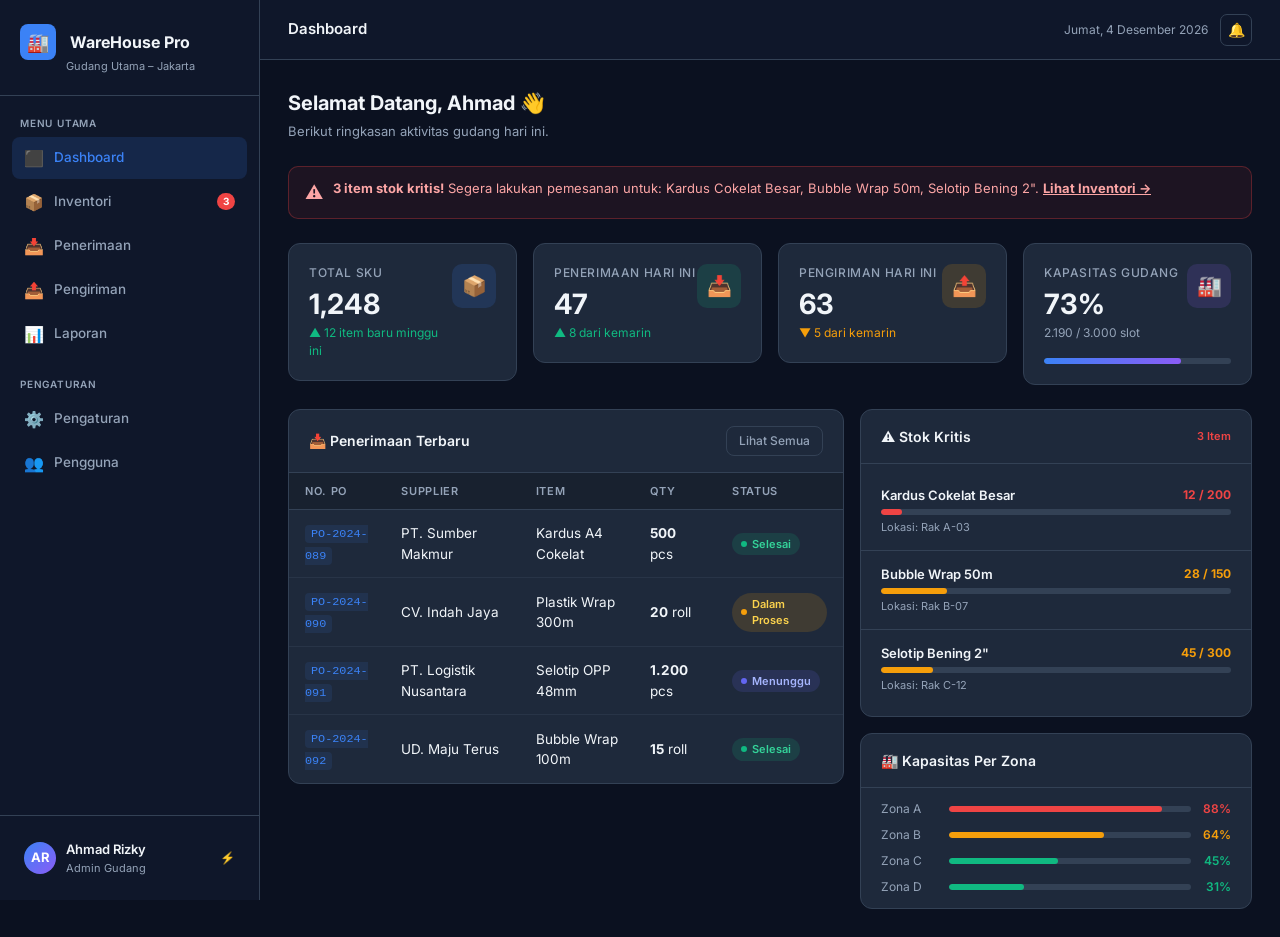
<file: index.html>
<!DOCTYPE html>
<html lang="id">
<head>
  <meta charset="UTF-8" />
  <meta name="viewport" content="width=device-width, initial-scale=1.0" />
  <title>Dashboard – WareHouse Pro</title>
  <link href="https://cdn.jsdelivr.net/npm/bootstrap@5.3.3/dist/css/bootstrap.min.css" rel="stylesheet" />
  <link href="style.css" rel="stylesheet" />
</head>
<body>
  <div id="sidebar"></div>

  <div id="main">
    <div class="topbar">
      <span class="topbar-title">Dashboard</span>
      <div class="topbar-right">
        <span id="topbar-date" class="topbar-date"></span>
        <button class="btn-icon" title="Notifikasi">🔔</button>
      </div>
    </div>

    <div class="content-area">
      <div class="section-title">Selamat Datang, Ahmad 👋</div>
      <div class="section-sub">Berikut ringkasan aktivitas gudang hari ini.</div>

      <!-- Alert Stock Kritis -->
      <div class="alert-wh alert-danger-wh mb-4">
        <span style="font-size:18px;">⚠️</span>
        <div>
          <strong>3 item stok kritis!</strong> Segera lakukan pemesanan untuk: Kardus Cokelat Besar, Bubble Wrap 50m, Selotip Bening 2".
          <a href="inventory.html" style="color:inherit;font-weight:700;"> Lihat Inventori →</a>
        </div>
      </div>

      <!-- Stat Cards -->
      <div class="row g-3 mb-4">
        <div class="col-sm-6 col-xl-3">
          <div class="stat-card">
            <div class="d-flex justify-content-between align-items-start">
              <div>
                <div class="stat-label">Total SKU</div>
                <div class="stat-value">1,248</div>
                <div class="stat-change" style="color:var(--success)">▲ 12 item baru minggu ini</div>
              </div>
              <div class="stat-icon" style="background:rgba(59,130,246,0.15);color:var(--accent)">📦</div>
            </div>
          </div>
        </div>
        <div class="col-sm-6 col-xl-3">
          <div class="stat-card">
            <div class="d-flex justify-content-between align-items-start">
              <div>
                <div class="stat-label">Penerimaan Hari Ini</div>
                <div class="stat-value">47</div>
                <div class="stat-change" style="color:var(--success)">▲ 8 dari kemarin</div>
              </div>
              <div class="stat-icon" style="background:rgba(16,185,129,0.15);color:var(--success)">📥</div>
            </div>
          </div>
        </div>
        <div class="col-sm-6 col-xl-3">
          <div class="stat-card">
            <div class="d-flex justify-content-between align-items-start">
              <div>
                <div class="stat-label">Pengiriman Hari Ini</div>
                <div class="stat-value">63</div>
                <div class="stat-change" style="color:var(--warning)">▼ 5 dari kemarin</div>
              </div>
              <div class="stat-icon" style="background:rgba(245,158,11,0.15);color:var(--warning)">📤</div>
            </div>
          </div>
        </div>
        <div class="col-sm-6 col-xl-3">
          <div class="stat-card">
            <div class="d-flex justify-content-between align-items-start">
              <div>
                <div class="stat-label">Kapasitas Gudang</div>
                <div class="stat-value">73%</div>
                <div class="stat-change" style="color:var(--text-secondary)">2.190 / 3.000 slot</div>
              </div>
              <div class="stat-icon" style="background:rgba(139,92,246,0.15);color:#A78BFA">🏭</div>
            </div>
            <div class="stock-bar mt-3">
              <div class="stock-bar-fill" style="width:73%;background:linear-gradient(90deg,var(--accent),#8B5CF6)"></div>
            </div>
          </div>
        </div>
      </div>

      <div class="row g-3">
        <!-- Recent Inbound -->
        <div class="col-lg-7">
          <div class="data-card">
            <div class="data-card-header">
              <span class="data-card-title">📥 Penerimaan Terbaru</span>
              <a href="inbound.html" class="btn-ghost" style="padding:5px 12px;font-size:12px;">Lihat Semua</a>
            </div>
            <div class="table-responsive">
              <table class="wh-table">
                <thead>
                  <tr>
                    <th>No. PO</th>
                    <th>Supplier</th>
                    <th>Item</th>
                    <th>Qty</th>
                    <th>Status</th>
                  </tr>
                </thead>
                <tbody>
                  <tr>
                    <td><code style="color:var(--accent);background:rgba(59,130,246,0.1);padding:2px 6px;border-radius:4px;">PO-2024-089</code></td>
                    <td>PT. Sumber Makmur</td>
                    <td>Kardus A4 Cokelat</td>
                    <td><strong>500</strong> pcs</td>
                    <td><span class="badge-status badge-done">Selesai</span></td>
                  </tr>
                  <tr>
                    <td><code style="color:var(--accent);background:rgba(59,130,246,0.1);padding:2px 6px;border-radius:4px;">PO-2024-090</code></td>
                    <td>CV. Indah Jaya</td>
                    <td>Plastik Wrap 300m</td>
                    <td><strong>20</strong> roll</td>
                    <td><span class="badge-status badge-transit">Dalam Proses</span></td>
                  </tr>
                  <tr>
                    <td><code style="color:var(--accent);background:rgba(59,130,246,0.1);padding:2px 6px;border-radius:4px;">PO-2024-091</code></td>
                    <td>PT. Logistik Nusantara</td>
                    <td>Selotip OPP 48mm</td>
                    <td><strong>1.200</strong> pcs</td>
                    <td><span class="badge-status badge-pending">Menunggu</span></td>
                  </tr>
                  <tr>
                    <td><code style="color:var(--accent);background:rgba(59,130,246,0.1);padding:2px 6px;border-radius:4px;">PO-2024-092</code></td>
                    <td>UD. Maju Terus</td>
                    <td>Bubble Wrap 100m</td>
                    <td><strong>15</strong> roll</td>
                    <td><span class="badge-status badge-done">Selesai</span></td>
                  </tr>
                </tbody>
              </table>
            </div>
          </div>
        </div>

        <!-- Stock Kritis -->
        <div class="col-lg-5">
          <div class="data-card">
            <div class="data-card-header">
              <span class="data-card-title">⚠️ Stok Kritis</span>
              <span style="font-size:11px;color:var(--danger);font-weight:600;">3 Item</span>
            </div>
            <div style="padding: 8px 0;">
              <div style="padding:14px 20px;border-bottom:1px solid var(--border);">
                <div class="d-flex justify-content-between mb-1">
                  <span style="font-size:13px;font-weight:600;">Kardus Cokelat Besar</span>
                  <span style="font-size:12px;color:var(--danger);font-weight:700;">12 / 200</span>
                </div>
                <div class="stock-bar">
                  <div class="stock-bar-fill" style="width:6%;background:var(--danger)"></div>
                </div>
                <div style="font-size:11px;color:var(--text-secondary);margin-top:4px;">Lokasi: Rak A-03</div>
              </div>
              <div style="padding:14px 20px;border-bottom:1px solid var(--border);">
                <div class="d-flex justify-content-between mb-1">
                  <span style="font-size:13px;font-weight:600;">Bubble Wrap 50m</span>
                  <span style="font-size:12px;color:var(--warning);font-weight:700;">28 / 150</span>
                </div>
                <div class="stock-bar">
                  <div class="stock-bar-fill" style="width:19%;background:var(--warning)"></div>
                </div>
                <div style="font-size:11px;color:var(--text-secondary);margin-top:4px;">Lokasi: Rak B-07</div>
              </div>
              <div style="padding:14px 20px;">
                <div class="d-flex justify-content-between mb-1">
                  <span style="font-size:13px;font-weight:600;">Selotip Bening 2"</span>
                  <span style="font-size:12px;color:var(--warning);font-weight:700;">45 / 300</span>
                </div>
                <div class="stock-bar">
                  <div class="stock-bar-fill" style="width:15%;background:var(--warning)"></div>
                </div>
                <div style="font-size:11px;color:var(--text-secondary);margin-top:4px;">Lokasi: Rak C-12</div>
              </div>
            </div>
          </div>

          <!-- Kapasitas Zona -->
          <div class="data-card mt-3">
            <div class="data-card-header">
              <span class="data-card-title">🏭 Kapasitas Per Zona</span>
            </div>
            <div style="padding:12px 20px;">
              <div class="d-flex align-items-center gap-2 mb-2">
                <span style="font-size:12px;width:60px;color:var(--text-secondary);">Zona A</span>
                <div class="stock-bar flex-grow-1"><div class="stock-bar-fill" style="width:88%;background:var(--danger)"></div></div>
                <span style="font-size:12px;color:var(--danger);font-weight:600;width:32px;text-align:right;">88%</span>
              </div>
              <div class="d-flex align-items-center gap-2 mb-2">
                <span style="font-size:12px;width:60px;color:var(--text-secondary);">Zona B</span>
                <div class="stock-bar flex-grow-1"><div class="stock-bar-fill" style="width:64%;background:var(--warning)"></div></div>
                <span style="font-size:12px;color:var(--warning);font-weight:600;width:32px;text-align:right;">64%</span>
              </div>
              <div class="d-flex align-items-center gap-2 mb-2">
                <span style="font-size:12px;width:60px;color:var(--text-secondary);">Zona C</span>
                <div class="stock-bar flex-grow-1"><div class="stock-bar-fill" style="width:45%;background:var(--success)"></div></div>
                <span style="font-size:12px;color:var(--success);font-weight:600;width:32px;text-align:right;">45%</span>
              </div>
              <div class="d-flex align-items-center gap-2">
                <span style="font-size:12px;width:60px;color:var(--text-secondary);">Zona D</span>
                <div class="stock-bar flex-grow-1"><div class="stock-bar-fill" style="width:31%;background:var(--success)"></div></div>
                <span style="font-size:12px;color:var(--success);font-weight:600;width:32px;text-align:right;">31%</span>
              </div>
            </div>
          </div>
        </div>
      </div>
    </div>
  </div>

  <script src="https://cdn.jsdelivr.net/npm/bootstrap@5.3.3/dist/js/bootstrap.bundle.min.js"></script>
  <script src="sidebar.js"></script>
  <script>initSidebar('dashboard');</script>
</body>
</html>
</file>
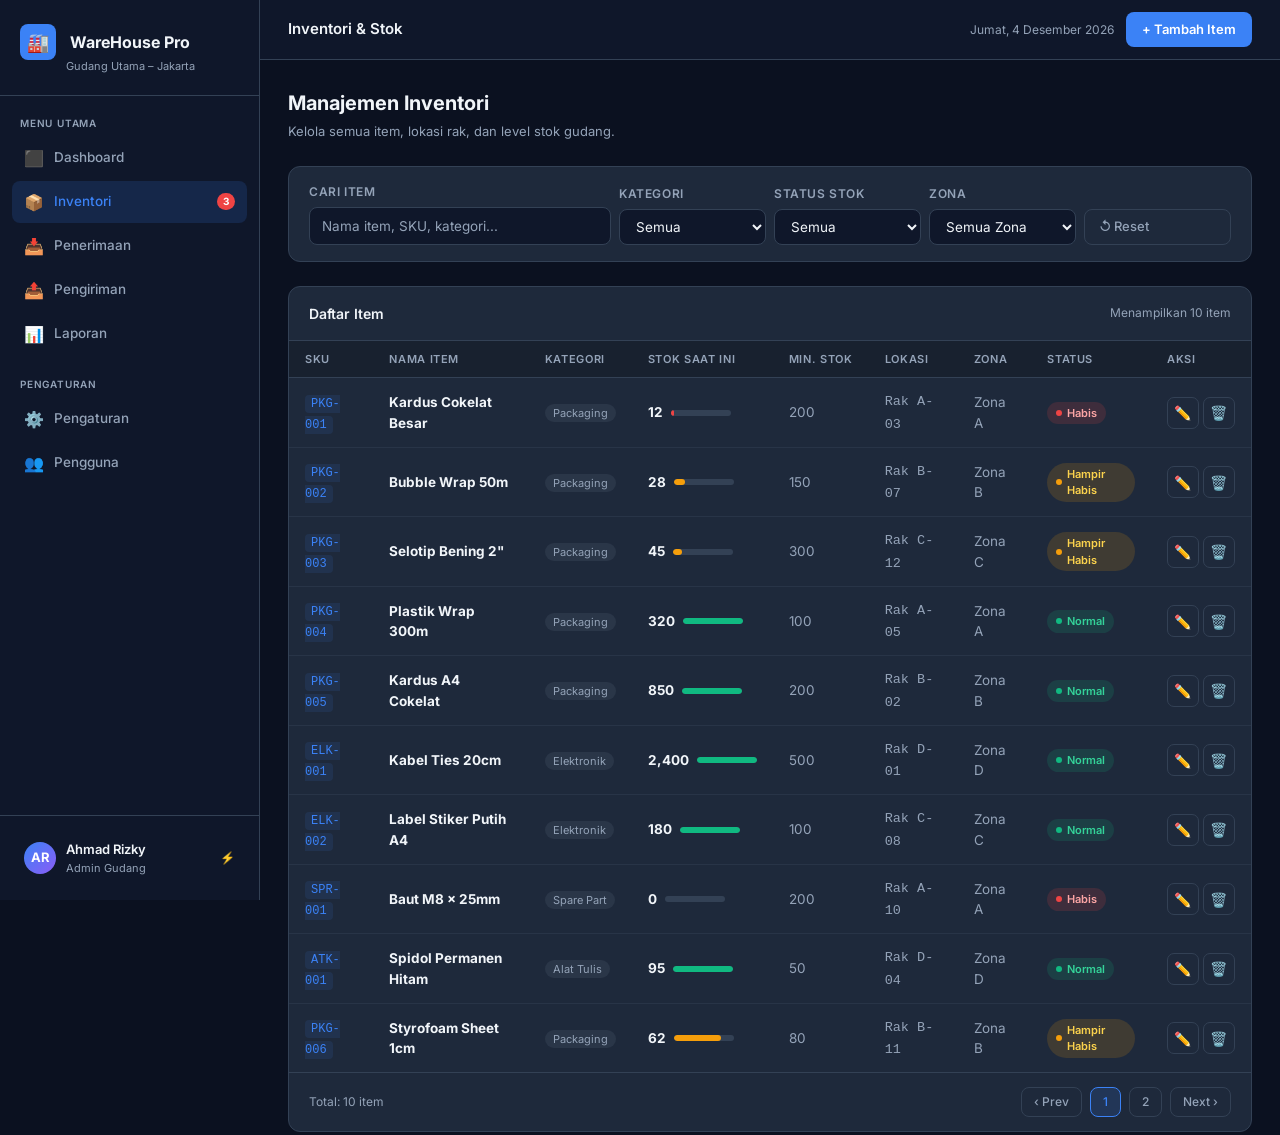
<file: inventory.html>
<!DOCTYPE html>
<html lang="id">
<head>
  <meta charset="UTF-8" />
  <meta name="viewport" content="width=device-width, initial-scale=1.0" />
  <title>Inventori – WareHouse Pro</title>
  <link href="https://cdn.jsdelivr.net/npm/bootstrap@5.3.3/dist/css/bootstrap.min.css" rel="stylesheet" />
  <link href="style.css" rel="stylesheet" />
</head>
<body>
  <div id="sidebar"></div>

  <div id="main">
    <div class="topbar">
      <span class="topbar-title">Inventori &amp; Stok</span>
      <div class="topbar-right">
        <span id="topbar-date" class="topbar-date"></span>
        <button class="btn-primary-wh" data-bs-toggle="modal" data-bs-target="#addItemModal">+ Tambah Item</button>
      </div>
    </div>

    <div class="content-area">
      <div class="section-title">Manajemen Inventori</div>
      <div class="section-sub">Kelola semua item, lokasi rak, dan level stok gudang.</div>

      <!-- Filter Bar -->
      <div class="data-card mb-4">
        <div style="padding:16px 20px;">
          <div class="row g-2 align-items-end">
            <div class="col-md-4">
              <label class="form-label-wh">Cari Item</label>
              <input type="text" class="form-control-wh" id="searchInput" placeholder="Nama item, SKU, kategori..." oninput="filterTable()" />
            </div>
            <div class="col-md-2">
              <label class="form-label-wh">Kategori</label>
              <select class="form-control-wh" id="catFilter" onchange="filterTable()">
                <option value="">Semua</option>
                <option>Packaging</option>
                <option>Elektronik</option>
                <option>Alat Tulis</option>
                <option>Spare Part</option>
              </select>
            </div>
            <div class="col-md-2">
              <label class="form-label-wh">Status Stok</label>
              <select class="form-control-wh" id="statusFilter" onchange="filterTable()">
                <option value="">Semua</option>
                <option value="badge-ok">Normal</option>
                <option value="badge-low">Hampir Habis</option>
                <option value="badge-out">Habis</option>
              </select>
            </div>
            <div class="col-md-2">
              <label class="form-label-wh">Zona</label>
              <select class="form-control-wh" id="zonaFilter" onchange="filterTable()">
                <option value="">Semua Zona</option>
                <option>Zona A</option>
                <option>Zona B</option>
                <option>Zona C</option>
                <option>Zona D</option>
              </select>
            </div>
            <div class="col-md-2">
              <button class="btn-ghost w-100" onclick="resetFilters()">↺ Reset</button>
            </div>
          </div>
        </div>
      </div>

      <!-- Inventory Table -->
      <div class="data-card">
        <div class="data-card-header">
          <span class="data-card-title">Daftar Item</span>
          <span style="font-size:12px;color:var(--text-secondary);" id="itemCount">Menampilkan 10 item</span>
        </div>
        <div class="table-responsive">
          <table class="wh-table" id="inventoryTable">
            <thead>
              <tr>
                <th>SKU</th>
                <th>Nama Item</th>
                <th>Kategori</th>
                <th>Stok Saat Ini</th>
                <th>Min. Stok</th>
                <th>Lokasi</th>
                <th>Zona</th>
                <th>Status</th>
                <th>Aksi</th>
              </tr>
            </thead>
            <tbody id="inventoryBody">
            </tbody>
          </table>
        </div>
        <div style="padding:14px 20px;border-top:1px solid var(--border);display:flex;align-items:center;justify-content:space-between;">
          <span style="font-size:12px;color:var(--text-secondary);">Total: 10 item</span>
          <div class="d-flex gap-2">
            <button class="btn-ghost" style="padding:5px 12px;font-size:12px;">‹ Prev</button>
            <button class="btn-ghost" style="padding:5px 12px;font-size:12px;background:rgba(59,130,246,0.15);color:var(--accent);border-color:var(--accent);">1</button>
            <button class="btn-ghost" style="padding:5px 12px;font-size:12px;">2</button>
            <button class="btn-ghost" style="padding:5px 12px;font-size:12px;">Next ›</button>
          </div>
        </div>
      </div>
    </div>
  </div>

  <!-- Add Item Modal -->
  <div class="modal fade" id="addItemModal" tabindex="-1">
    <div class="modal-dialog modal-lg modal-dialog-centered">
      <div class="modal-content">
        <div class="modal-header">
          <h5 class="modal-title">📦 Tambah Item Baru</h5>
          <button type="button" class="btn-close" data-bs-dismiss="modal"></button>
        </div>
        <div class="modal-body">
          <div class="row g-3">
            <div class="col-md-6">
              <label class="form-label-wh">Nama Item *</label>
              <input type="text" class="form-control-wh" placeholder="Contoh: Kardus A4 Cokelat" />
            </div>
            <div class="col-md-6">
              <label class="form-label-wh">SKU *</label>
              <input type="text" class="form-control-wh" placeholder="Contoh: PKG-001" />
            </div>
            <div class="col-md-4">
              <label class="form-label-wh">Kategori</label>
              <select class="form-control-wh">
                <option>Packaging</option>
                <option>Elektronik</option>
                <option>Alat Tulis</option>
                <option>Spare Part</option>
              </select>
            </div>
            <div class="col-md-4">
              <label class="form-label-wh">Stok Awal</label>
              <input type="number" class="form-control-wh" placeholder="0" min="0" />
            </div>
            <div class="col-md-4">
              <label class="form-label-wh">Minimum Stok</label>
              <input type="number" class="form-control-wh" placeholder="50" min="0" />
            </div>
            <div class="col-md-4">
              <label class="form-label-wh">Zona</label>
              <select class="form-control-wh">
                <option>Zona A</option>
                <option>Zona B</option>
                <option>Zona C</option>
                <option>Zona D</option>
              </select>
            </div>
            <div class="col-md-4">
              <label class="form-label-wh">Lokasi Rak</label>
              <input type="text" class="form-control-wh" placeholder="Contoh: A-03" />
            </div>
            <div class="col-md-4">
              <label class="form-label-wh">Satuan</label>
              <select class="form-control-wh">
                <option>pcs</option>
                <option>roll</option>
                <option>box</option>
                <option>kg</option>
                <option>liter</option>
              </select>
            </div>
            <div class="col-12">
              <label class="form-label-wh">Keterangan</label>
              <textarea class="form-control-wh" rows="2" placeholder="Deskripsi tambahan..."></textarea>
            </div>
          </div>
        </div>
        <div class="modal-footer">
          <button class="btn-ghost" data-bs-dismiss="modal">Batal</button>
          <button class="btn-primary-wh" data-bs-dismiss="modal">💾 Simpan Item</button>
        </div>
      </div>
    </div>
  </div>

  <!-- Edit Modal -->
  <div class="modal fade" id="editModal" tabindex="-1">
    <div class="modal-dialog modal-dialog-centered">
      <div class="modal-content">
        <div class="modal-header">
          <h5 class="modal-title">✏️ Edit Stok</h5>
          <button type="button" class="btn-close" data-bs-dismiss="modal"></button>
        </div>
        <div class="modal-body">
          <div class="row g-3">
            <div class="col-12">
              <label class="form-label-wh">Item</label>
              <input type="text" class="form-control-wh" id="editItemName" readonly style="opacity:0.6;" />
            </div>
            <div class="col-6">
              <label class="form-label-wh">Stok Saat Ini</label>
              <input type="number" class="form-control-wh" id="editStock" min="0" />
            </div>
            <div class="col-6">
              <label class="form-label-wh">Min. Stok</label>
              <input type="number" class="form-control-wh" id="editMin" min="0" />
            </div>
            <div class="col-6">
              <label class="form-label-wh">Lokasi Rak</label>
              <input type="text" class="form-control-wh" id="editLokasi" />
            </div>
            <div class="col-6">
              <label class="form-label-wh">Zona</label>
              <select class="form-control-wh" id="editZona">
                <option>Zona A</option><option>Zona B</option><option>Zona C</option><option>Zona D</option>
              </select>
            </div>
          </div>
        </div>
        <div class="modal-footer">
          <button class="btn-ghost" data-bs-dismiss="modal">Batal</button>
          <button class="btn-primary-wh" data-bs-dismiss="modal">Simpan Perubahan</button>
        </div>
      </div>
    </div>
  </div>

  <script src="https://cdn.jsdelivr.net/npm/bootstrap@5.3.3/dist/js/bootstrap.bundle.min.js"></script>
  <script src="sidebar.js"></script>
  <script>
    initSidebar('inventory');

    const items = [
      { sku:'PKG-001', name:'Kardus Cokelat Besar', cat:'Packaging', stock:12, min:200, loc:'A-03', zona:'Zona A', status:'badge-out' },
      { sku:'PKG-002', name:'Bubble Wrap 50m', cat:'Packaging', stock:28, min:150, loc:'B-07', zona:'Zona B', status:'badge-low' },
      { sku:'PKG-003', name:'Selotip Bening 2"', cat:'Packaging', stock:45, min:300, loc:'C-12', zona:'Zona C', status:'badge-low' },
      { sku:'PKG-004', name:'Plastik Wrap 300m', cat:'Packaging', stock:320, min:100, loc:'A-05', zona:'Zona A', status:'badge-ok' },
      { sku:'PKG-005', name:'Kardus A4 Cokelat', cat:'Packaging', stock:850, min:200, loc:'B-02', zona:'Zona B', status:'badge-ok' },
      { sku:'ELK-001', name:'Kabel Ties 20cm', cat:'Elektronik', stock:2400, min:500, loc:'D-01', zona:'Zona D', status:'badge-ok' },
      { sku:'ELK-002', name:'Label Stiker Putih A4', cat:'Elektronik', stock:180, min:100, loc:'C-08', zona:'Zona C', status:'badge-ok' },
      { sku:'SPR-001', name:'Baut M8 x 25mm', cat:'Spare Part', stock:0, min:200, loc:'A-10', zona:'Zona A', status:'badge-out' },
      { sku:'ATK-001', name:'Spidol Permanen Hitam', cat:'Alat Tulis', stock:95, min:50, loc:'D-04', zona:'Zona D', status:'badge-ok' },
      { sku:'PKG-006', name:'Styrofoam Sheet 1cm', cat:'Packaging', stock:62, min:80, loc:'B-11', zona:'Zona B', status:'badge-low' },
    ];

    const stockLabel = { 'badge-ok': 'Normal', 'badge-low': 'Hampir Habis', 'badge-out': 'Habis' };
    const unitMap = { 'Packaging': 'pcs', 'Elektronik': 'pcs', 'Spare Part': 'pcs', 'Alat Tulis': 'pcs' };

    function renderTable(data) {
      const tbody = document.getElementById('inventoryBody');
      tbody.innerHTML = data.map((it, i) => {
        const pct = it.min > 0 ? Math.min(100, Math.round(it.stock / it.min * 100)) : 100;
        const barColor = it.status === 'badge-ok' ? 'var(--success)' : it.status === 'badge-low' ? 'var(--warning)' : 'var(--danger)';
        return `<tr>
          <td><code style="color:var(--accent);background:rgba(59,130,246,0.1);padding:2px 6px;border-radius:4px;font-size:12px;">${it.sku}</code></td>
          <td><strong>${it.name}</strong></td>
          <td><span style="font-size:11px;padding:2px 8px;border-radius:12px;background:rgba(148,163,184,0.1);color:var(--text-secondary);">${it.cat}</span></td>
          <td>
            <div class="d-flex align-items-center gap-2">
              <strong>${it.stock.toLocaleString()}</strong>
              <div class="stock-bar" style="width:60px;">
                <div class="stock-bar-fill" style="width:${pct}%;background:${barColor}"></div>
              </div>
            </div>
          </td>
          <td style="color:var(--text-secondary);">${it.min.toLocaleString()}</td>
          <td><span style="font-family:monospace;color:var(--text-secondary);">Rak ${it.loc}</span></td>
          <td style="color:var(--text-secondary);">${it.zona}</td>
          <td><span class="badge-status ${it.status}">${stockLabel[it.status]}</span></td>
          <td>
            <div class="d-flex gap-1">
              <button class="btn-icon" title="Edit" onclick="openEdit(${i})" data-bs-toggle="modal" data-bs-target="#editModal">✏️</button>
              <button class="btn-icon" title="Hapus" onclick="deleteItem(${i})">🗑️</button>
            </div>
          </td>
        </tr>`;
      }).join('');
      document.getElementById('itemCount').textContent = `Menampilkan ${data.length} item`;
    }

    function filterTable() {
      const q = document.getElementById('searchInput').value.toLowerCase();
      const cat = document.getElementById('catFilter').value;
      const status = document.getElementById('statusFilter').value;
      const zona = document.getElementById('zonaFilter').value;
      const filtered = items.filter(it =>
        (!q || it.name.toLowerCase().includes(q) || it.sku.toLowerCase().includes(q)) &&
        (!cat || it.cat === cat) &&
        (!status || it.status === status) &&
        (!zona || it.zona === zona)
      );
      renderTable(filtered);
    }

    function resetFilters() {
      document.getElementById('searchInput').value = '';
      document.getElementById('catFilter').value = '';
      document.getElementById('statusFilter').value = '';
      document.getElementById('zonaFilter').value = '';
      renderTable(items);
    }

    function openEdit(i) {
      const it = items[i];
      document.getElementById('editItemName').value = it.name;
      document.getElementById('editStock').value = it.stock;
      document.getElementById('editMin').value = it.min;
      document.getElementById('editLokasi').value = it.loc;
      document.getElementById('editZona').value = it.zona;
    }

    function deleteItem(i) {
      if (confirm(`Hapus item "${items[i].name}"?`)) {
        items.splice(i, 1);
        renderTable(items);
      }
    }

    renderTable(items);
  </script>
</body>
</html>
</file>
<file: style.css>
@import url('https://fonts.googleapis.com/css2?family=Inter:wght@300;400;500;600;700&display=swap');

:root {
  --bg-dark: #0F172A;
  --bg-card: #1E293B;
  --bg-hover: #273548;
  --accent: #3B82F6;
  --accent-dark: #2563EB;
  --success: #10B981;
  --warning: #F59E0B;
  --danger: #EF4444;
  --text-primary: #F1F5F9;
  --text-secondary: #94A3B8;
  --border: #334155;
  --sidebar-width: 260px;
}

* { box-sizing: border-box; }

body {
  font-family: 'Inter', sans-serif;
  background-color: #0B1120;
  color: var(--text-primary);
  margin: 0;
  min-height: 100vh;
}

/* ── Sidebar ── */
#sidebar {
  position: fixed;
  top: 0; left: 0;
  width: var(--sidebar-width);
  height: 100vh;
  background: var(--bg-dark);
  border-right: 1px solid var(--border);
  display: flex;
  flex-direction: column;
  z-index: 1000;
  overflow-y: auto;
}

.sidebar-brand {
  padding: 24px 20px 20px;
  border-bottom: 1px solid var(--border);
}
.sidebar-brand .brand-icon {
  width: 36px; height: 36px;
  background: var(--accent);
  border-radius: 8px;
  display: inline-flex;
  align-items: center; justify-content: center;
  font-size: 18px; margin-right: 10px;
  vertical-align: middle;
}
.sidebar-brand .brand-name {
  font-size: 16px; font-weight: 700;
  color: var(--text-primary);
  vertical-align: middle;
}
.sidebar-brand .brand-sub {
  font-size: 11px; color: var(--text-secondary);
  display: block; margin-left: 46px;
  margin-top: -2px;
}

.sidebar-section-label {
  font-size: 10px; font-weight: 600;
  color: var(--text-secondary);
  letter-spacing: 0.08em;
  text-transform: uppercase;
  padding: 20px 20px 6px;
}

.sidebar-nav { padding: 0 12px; }
.nav-item { margin-bottom: 2px; }
.nav-link {
  display: flex;
  align-items: center;
  gap: 10px;
  padding: 9px 12px;
  border-radius: 8px;
  color: var(--text-secondary);
  text-decoration: none;
  font-size: 13.5px; font-weight: 500;
  transition: all 0.15s;
}
.nav-link:hover {
  background: var(--bg-hover);
  color: var(--text-primary);
}
.nav-link.active {
  background: rgba(59,130,246,0.15);
  color: var(--accent);
}
.nav-link .nav-icon { font-size: 16px; width: 20px; text-align: center; }
.nav-badge {
  margin-left: auto;
  background: var(--danger);
  color: #fff;
  font-size: 10px; font-weight: 700;
  padding: 1px 6px;
  border-radius: 20px;
}

.sidebar-footer {
  margin-top: auto;
  padding: 16px 12px;
  border-top: 1px solid var(--border);
}
.user-info {
  display: flex; align-items: center; gap: 10px;
  padding: 8px 12px; border-radius: 8px;
  cursor: pointer;
  transition: background 0.15s;
}
.user-info:hover { background: var(--bg-hover); }
.user-avatar {
  width: 32px; height: 32px;
  background: linear-gradient(135deg, var(--accent), #8B5CF6);
  border-radius: 50%;
  display: flex; align-items: center; justify-content: center;
  font-size: 13px; font-weight: 700; color: #fff;
}
.user-name { font-size: 13px; font-weight: 600; color: var(--text-primary); }
.user-role { font-size: 11px; color: var(--text-secondary); }

/* ── Main Content ── */
#main {
  margin-left: var(--sidebar-width);
  min-height: 100vh;
}

.topbar {
  background: var(--bg-dark);
  border-bottom: 1px solid var(--border);
  padding: 0 28px;
  height: 60px;
  display: flex; align-items: center; justify-content: space-between;
  position: sticky; top: 0; z-index: 999;
}
.topbar-title { font-size: 15px; font-weight: 600; color: var(--text-primary); }
.topbar-right { display: flex; align-items: center; gap: 12px; }
.topbar-date { font-size: 12px; color: var(--text-secondary); }

.content-area { padding: 28px; }

/* ── Cards ── */
.stat-card {
  background: var(--bg-card);
  border: 1px solid var(--border);
  border-radius: 12px;
  padding: 20px;
  transition: border-color 0.2s;
}
.stat-card:hover { border-color: var(--accent); }
.stat-card .stat-label {
  font-size: 12px; font-weight: 500;
  color: var(--text-secondary);
  text-transform: uppercase; letter-spacing: 0.05em;
  margin-bottom: 8px;
}
.stat-card .stat-value {
  font-size: 28px; font-weight: 700;
  color: var(--text-primary);
  line-height: 1;
}
.stat-card .stat-change {
  font-size: 12px; margin-top: 6px;
}
.stat-card .stat-icon {
  width: 44px; height: 44px;
  border-radius: 10px;
  display: flex; align-items: center; justify-content: center;
  font-size: 20px;
}

/* ── Data Card ── */
.data-card {
  background: var(--bg-card);
  border: 1px solid var(--border);
  border-radius: 12px;
  overflow: hidden;
}
.data-card-header {
  padding: 16px 20px;
  border-bottom: 1px solid var(--border);
  display: flex; align-items: center; justify-content: space-between;
}
.data-card-title {
  font-size: 14px; font-weight: 600;
  color: var(--text-primary);
}

/* ── Table ── */
.wh-table {
  width: 100%;
  border-collapse: collapse;
  font-size: 13.5px;
}
.wh-table thead th {
  background: rgba(0,0,0,0.2);
  color: var(--text-secondary);
  font-size: 11px; font-weight: 600;
  text-transform: uppercase; letter-spacing: 0.06em;
  padding: 10px 16px;
  border-bottom: 1px solid var(--border);
  white-space: nowrap;
}
.wh-table tbody td {
  padding: 12px 16px;
  border-bottom: 1px solid rgba(51,65,85,0.5);
  color: var(--text-primary);
  vertical-align: middle;
}
.wh-table tbody tr:last-child td { border-bottom: none; }
.wh-table tbody tr:hover td { background: rgba(255,255,255,0.03); }

/* ── Badges ── */
.badge-status {
  display: inline-flex; align-items: center; gap: 5px;
  font-size: 11px; font-weight: 600;
  padding: 3px 9px; border-radius: 20px;
}
.badge-status::before {
  content: ''; width: 6px; height: 6px;
  border-radius: 50%; flex-shrink: 0;
}
.badge-ok { background: rgba(16,185,129,0.15); color: #34D399; }
.badge-ok::before { background: #10B981; }
.badge-low { background: rgba(245,158,11,0.15); color: #FCD34D; }
.badge-low::before { background: var(--warning); animation: pulse 1.5s infinite; }
.badge-out { background: rgba(239,68,68,0.15); color: #FCA5A5; }
.badge-out::before { background: var(--danger); animation: pulse 1s infinite; }
.badge-pending { background: rgba(99,102,241,0.15); color: #A5B4FC; }
.badge-pending::before { background: #6366F1; }
.badge-done { background: rgba(16,185,129,0.15); color: #34D399; }
.badge-done::before { background: #10B981; }
.badge-transit { background: rgba(245,158,11,0.15); color: #FCD34D; }
.badge-transit::before { background: var(--warning); animation: pulse 1.5s infinite; }

@keyframes pulse {
  0%, 100% { opacity: 1; }
  50% { opacity: 0.3; }
}

/* ── Buttons ── */
.btn-primary-wh {
  background: var(--accent);
  color: #fff;
  border: none;
  padding: 8px 16px;
  border-radius: 8px;
  font-size: 13px; font-weight: 600;
  cursor: pointer;
  transition: background 0.15s;
  text-decoration: none;
  display: inline-flex; align-items: center; gap: 6px;
}
.btn-primary-wh:hover { background: var(--accent-dark); color: #fff; }

.btn-ghost {
  background: transparent;
  color: var(--text-secondary);
  border: 1px solid var(--border);
  padding: 7px 14px;
  border-radius: 8px;
  font-size: 13px; font-weight: 500;
  cursor: pointer;
  transition: all 0.15s;
  text-decoration: none;
  display: inline-flex; align-items: center; gap: 6px;
}
.btn-ghost:hover { border-color: var(--accent); color: var(--accent); }

.btn-icon {
  background: transparent;
  border: 1px solid var(--border);
  color: var(--text-secondary);
  width: 32px; height: 32px;
  border-radius: 7px;
  display: inline-flex; align-items: center; justify-content: center;
  cursor: pointer; font-size: 14px;
  transition: all 0.15s;
}
.btn-icon:hover { border-color: var(--accent); color: var(--accent); }

/* ── Form Controls ── */
.form-control-wh {
  background: var(--bg-dark);
  border: 1px solid var(--border);
  border-radius: 8px;
  color: var(--text-primary);
  padding: 8px 12px;
  font-size: 13.5px;
  outline: none;
  transition: border-color 0.15s;
  width: 100%;
}
.form-control-wh:focus { border-color: var(--accent); }
.form-control-wh::placeholder { color: var(--text-secondary); }

.form-label-wh {
  font-size: 12px; font-weight: 600;
  color: var(--text-secondary);
  text-transform: uppercase; letter-spacing: 0.05em;
  margin-bottom: 6px; display: block;
}

/* ── Progress Bar ── */
.stock-bar { background: var(--border); border-radius: 4px; height: 6px; overflow: hidden; }
.stock-bar-fill { height: 100%; border-radius: 4px; transition: width 0.4s; }

/* ── Section title ── */
.section-title {
  font-size: 20px; font-weight: 700;
  color: var(--text-primary); margin-bottom: 4px;
}
.section-sub {
  font-size: 13px; color: var(--text-secondary);
  margin-bottom: 24px;
}

/* ── Modal ── */
.modal-content {
  background: var(--bg-card);
  border: 1px solid var(--border);
  border-radius: 14px;
  color: var(--text-primary);
}
.modal-header {
  border-bottom: 1px solid var(--border);
  padding: 18px 24px;
}
.modal-title { font-size: 15px; font-weight: 700; }
.modal-body { padding: 24px; }
.modal-footer {
  border-top: 1px solid var(--border);
  padding: 14px 24px;
}
.btn-close { filter: invert(1); }

/* ── Alert ── */
.alert-wh {
  border-radius: 10px;
  border: 1px solid;
  padding: 12px 16px;
  font-size: 13px;
  display: flex; align-items: flex-start; gap: 10px;
}
.alert-warning-wh {
  background: rgba(245,158,11,0.08);
  border-color: rgba(245,158,11,0.3);
  color: #FCD34D;
}
.alert-danger-wh {
  background: rgba(239,68,68,0.08);
  border-color: rgba(239,68,68,0.3);
  color: #FCA5A5;
}

/* ── Responsive ── */
@media (max-width: 768px) {
  #sidebar { transform: translateX(-100%); transition: transform 0.3s; }
  #sidebar.open { transform: translateX(0); }
  #main { margin-left: 0; }
}

/* ── Scrollbar ── */
::-webkit-scrollbar { width: 6px; }
::-webkit-scrollbar-track { background: transparent; }
::-webkit-scrollbar-thumb { background: var(--border); border-radius: 4px; }
::-webkit-scrollbar-thumb:hover { background: #4B5563; }
</file>
